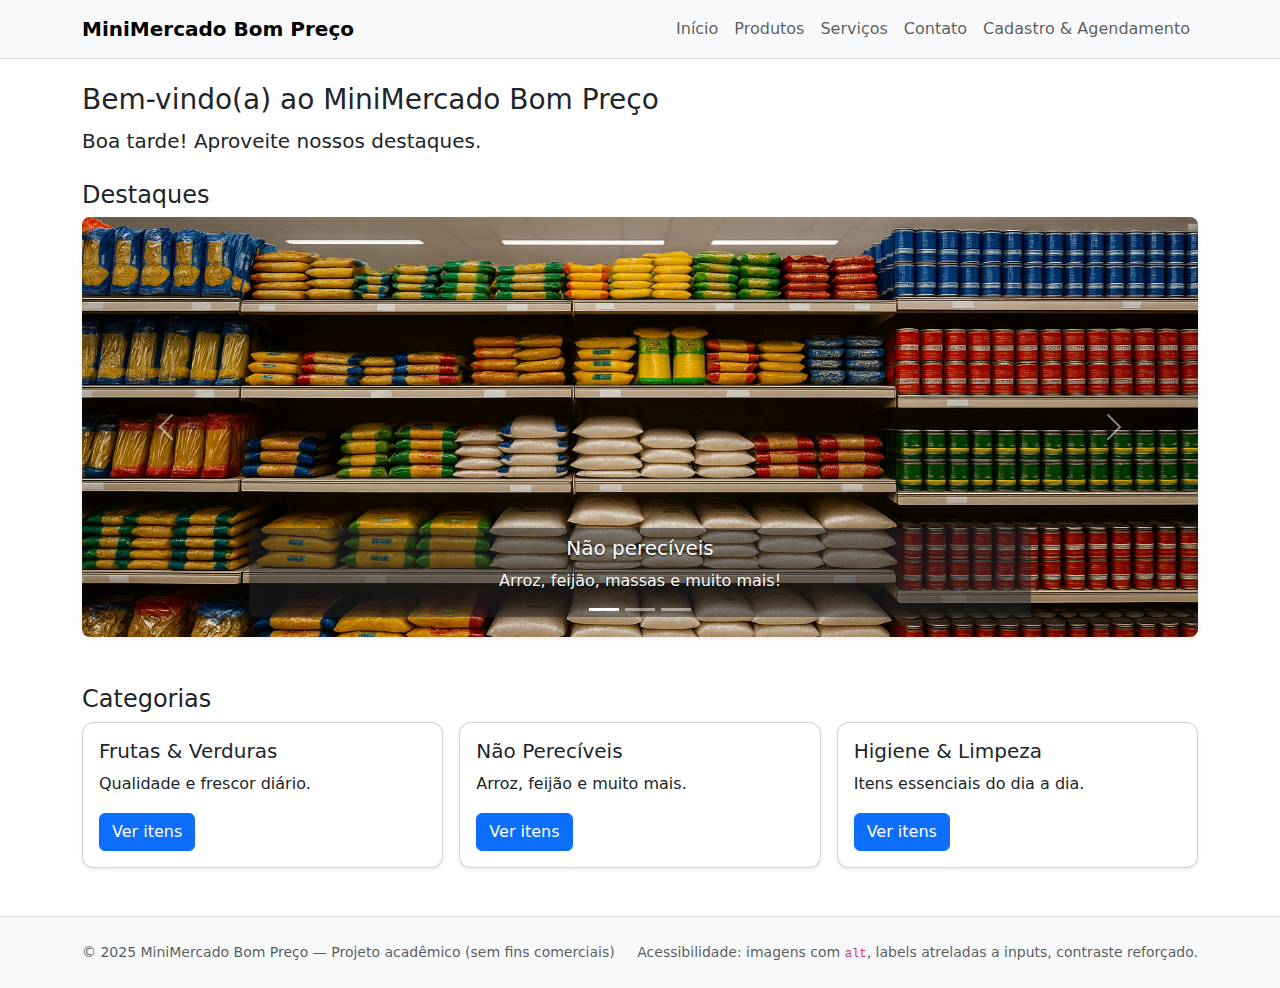
<file: index.html>
<!DOCTYPE html>
<html lang="pt-BR">
<head>
  <meta charset="UTF-8" />
  <meta name="viewport" content="width=device-width, initial-scale=1" />
  <title>Início · MiniMercado Bom Preço</title>
  <meta name="description" content="MiniMercado Bom Preço - Projeto acadêmico fase 2 (PUCRS)">
  <link href="https://cdn.jsdelivr.net/npm/bootstrap@5.3.3/dist/css/bootstrap.min.css" rel="stylesheet" />
  <link rel="stylesheet" href="styles.css" />
</head>
<body>
  <header class="navbar navbar-expand-lg bg-light border-bottom sticky-top" role="banner">
    <div class="container">
      <a class="navbar-brand fw-bold" href="index.html">MiniMercado Bom Preço</a>
      <button class="navbar-toggler" type="button" data-bs-toggle="collapse" data-bs-target="#nav" aria-controls="nav" aria-expanded="false" aria-label="Alternar navegação">
        <span class="navbar-toggler-icon"></span>
      </button>
      <nav id="nav" class="collapse navbar-collapse" role="navigation" aria-label="Navegação principal">
        <ul class="navbar-nav ms-auto">
          <li class="nav-item"><a class="nav-link" href="index.html">Início</a></li>
          <li class="nav-item"><a class="nav-link" href="produtos.html">Produtos</a></li>
          <li class="nav-item"><a class="nav-link" href="servicos.html">Serviços</a></li>
          <li class="nav-item"><a class="nav-link" href="contato.html">Contato</a></li>
          <li class="nav-item"><a class="nav-link" href="cadastro.html">Cadastro & Agendamento</a></li>
        </ul>
      </nav>
    </div>
  </header>
  <main class="container my-4" role="main">
<section aria-labelledby="boas-vindas">
  <h1 id="boas-vindas" class="h3">Bem-vindo(a) ao MiniMercado Bom Preço</h1>
  <p id="saudacao-temporal" class="lead" aria-live="polite"></p>
</section>

<section class="mt-4" aria-labelledby="destaques">
  <h2 id="destaques" class="h4">Destaques</h2>

  <div id="carouselDestaques" class="carousel slide" data-bs-ride="carousel" aria-label="Carrossel de destaques">
    <div class="carousel-indicators">
      <button type="button" data-bs-target="#carouselDestaques" data-bs-slide-to="0" class="active" aria-current="true" aria-label="Slide 1"></button>
      <button type="button" data-bs-target="#carouselDestaques" data-bs-slide-to="1" aria-label="Slide 2"></button>
      <button type="button" data-bs-target="#carouselDestaques" data-bs-slide-to="2" aria-label="Slide 3"></button>
    </div>
    <div class="carousel-inner rounded-3 shadow-sm">
      <div class="carousel-item active">
        <img src="img/carousel_nao_pereciveis.png" class="d-block w-100" alt="Prateleiras com alimentos não perecíveis em um minimercado" />
        <div class="carousel-caption d-none d-md-block bg-dark bg-opacity-50 rounded-2 p-2">
          <h3 class="h5">Não perecíveis</h3>
          <p>Arroz, feijão, massas e muito mais!</p>
        </div>
      </div>
      <div class="carousel-item">
        <img src="img/carousel_frutas.png" class="d-block w-100" alt="Bancada com frutas coloridas frescas em exposição" />
        <div class="carousel-caption d-none d-md-block bg-dark bg-opacity-50 rounded-2 p-2">
          <h3 class="h5">Frutas & Verduras</h3>
          <p>Frescor diário com fornecedores locais.</p>
        </div>
      </div>
      <div class="carousel-item">
        <img src="img/carousel_higiene.png" class="d-block w-100" alt="Produtos de higiene e limpeza organizados em prateleiras" />
        <div class="carousel-caption d-none d-md-block bg-dark bg-opacity-50 rounded-2 p-2">
          <h3 class="h5">Higiene & Limpeza</h3>
          <p>Tudo para sua casa ficar em ordem.</p>
        </div>
      </div>
    </div>
    <button class="carousel-control-prev" type="button" data-bs-target="#carouselDestaques" data-bs-slide="prev">
      <span class="carousel-control-prev-icon" aria-hidden="true"></span>
      <span class="visually-hidden">Anterior</span>
    </button>
    <button class="carousel-control-next" type="button" data-bs-target="#carouselDestaques" data-bs-slide="next">
      <span class="carousel-control-next-icon" aria-hidden="true"></span>
      <span class="visually-hidden">Próximo</span>
    </button>
  </div>
</section>

<section class="mt-5" aria-labelledby="categorias">
  <h2 id="categorias" class="h4">Categorias</h2>
  <div class="row g-3">
    <div class="col-md-4">
      <div class="card h-100 shadow-sm">
        <div class="card-body">
          <h3 class="card-title h5">Frutas & Verduras</h3>
          <p class="card-text">Qualidade e frescor diário.</p>
          <a class="btn btn-primary" href="produtos.html#frutas">Ver itens</a>
        </div>
      </div>
    </div>
    <div class="col-md-4">
      <div class="card h-100 shadow-sm">
        <div class="card-body">
          <h3 class="card-title h5">Não Perecíveis</h3>
          <p class="card-text">Arroz, feijão e muito mais.</p>
          <a class="btn btn-primary" href="produtos.html#nao_pereciveis">Ver itens</a>
        </div>
      </div>
    </div>
    <div class="col-md-4">
      <div class="card h-100 shadow-sm">
        <div class="card-body">
          <h3 class="card-title h5">Higiene & Limpeza</h3>
          <p class="card-text">Itens essenciais do dia a dia.</p>
          <a class="btn btn-primary" href="produtos.html#higiene">Ver itens</a>
        </div>
      </div>
    </div>
  </div>
</section>
  </main>
  <footer class="bg-light border-top py-4 mt-5">
    <div class="container small text-muted d-flex flex-column flex-md-row justify-content-between gap-2">
      <p class="mb-0">© 2025 MiniMercado Bom Preço — Projeto acadêmico (sem fins comerciais)</p>
      <p class="mb-0">Acessibilidade: imagens com <code>alt</code>, labels atreladas a inputs, contraste reforçado.</p>
    </div>
  </footer>
  <script src="https://cdn.jsdelivr.net/npm/bootstrap@5.3.3/dist/js/bootstrap.bundle.min.js"></script>
  <script src="app.js"></script>
</body>
</html>
</file>
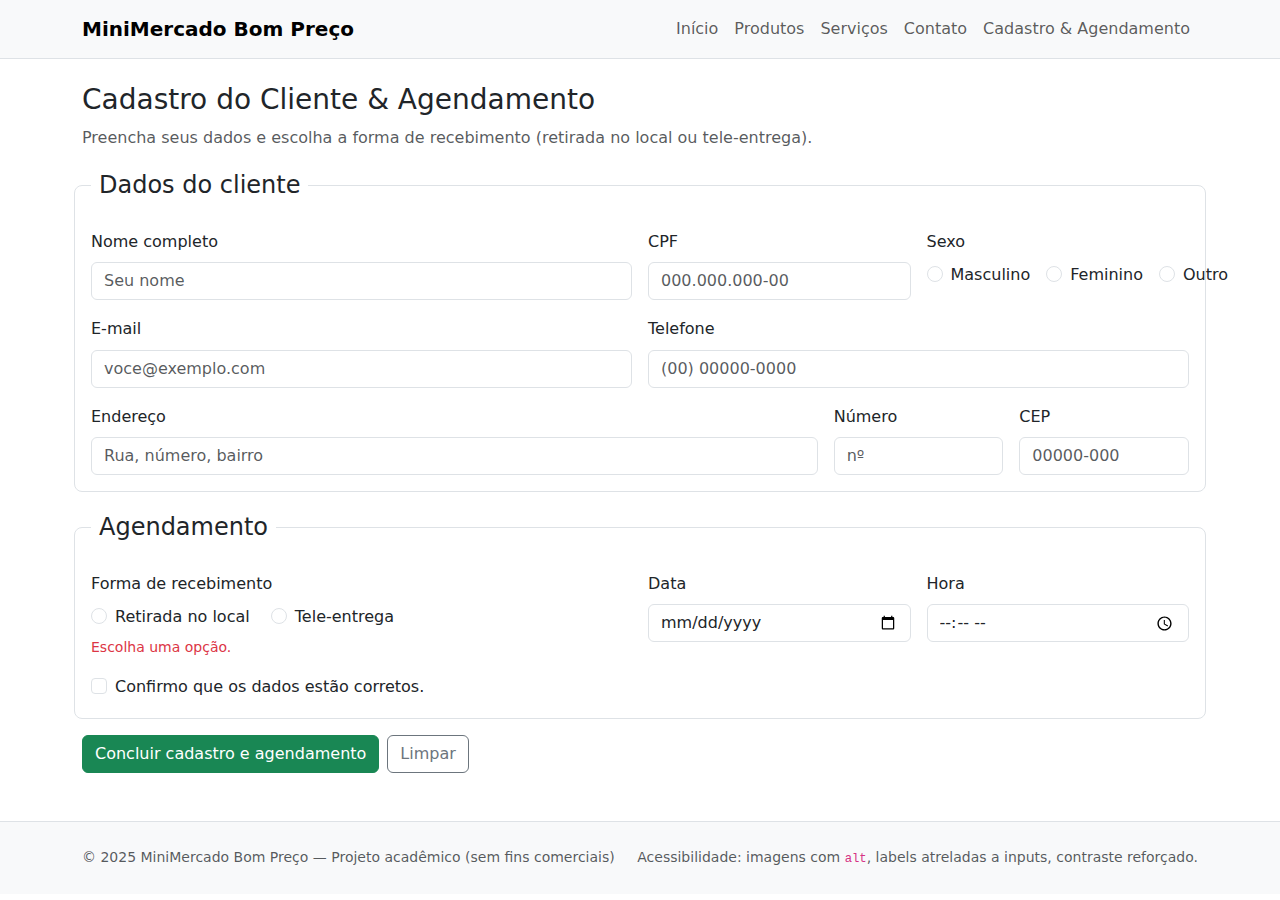
<file: cadastro.html>
<!DOCTYPE html>
<html lang="pt-BR">
<head>
  <meta charset="UTF-8" />
  <meta name="viewport" content="width=device-width, initial-scale=1" />
  <title>Cadastro & Agendamento · MiniMercado Bom Preço</title>
  <meta name="description" content="MiniMercado Bom Preço - Projeto acadêmico fase 2 (PUCRS)">
  <link href="https://cdn.jsdelivr.net/npm/bootstrap@5.3.3/dist/css/bootstrap.min.css" rel="stylesheet" />
  <link rel="stylesheet" href="styles.css" />
</head>
<body>
  <header class="navbar navbar-expand-lg bg-light border-bottom sticky-top" role="banner">
    <div class="container">
      <a class="navbar-brand fw-bold" href="index.html">MiniMercado Bom Preço</a>
      <button class="navbar-toggler" type="button" data-bs-toggle="collapse" data-bs-target="#nav" aria-controls="nav" aria-expanded="false" aria-label="Alternar navegação">
        <span class="navbar-toggler-icon"></span>
      </button>
      <nav id="nav" class="collapse navbar-collapse" role="navigation" aria-label="Navegação principal">
        <ul class="navbar-nav ms-auto">
          <li class="nav-item"><a class="nav-link" href="index.html">Início</a></li>
          <li class="nav-item"><a class="nav-link" href="produtos.html">Produtos</a></li>
          <li class="nav-item"><a class="nav-link" href="servicos.html">Serviços</a></li>
          <li class="nav-item"><a class="nav-link" href="contato.html">Contato</a></li>
          <li class="nav-item"><a class="nav-link" href="cadastro.html">Cadastro & Agendamento</a></li>
        </ul>
      </nav>
    </div>
  </header>
  <main class="container my-4" role="main">
<section aria-labelledby="titulo-cadastro">
  <h1 id="titulo-cadastro" class="h3">Cadastro do Cliente & Agendamento</h1>
  <p class="text-muted">Preencha seus dados e escolha a forma de recebimento (retirada no local ou tele-entrega).</p>

  <form id="form-cadastro" class="row g-3 needs-validation" novalidate>
    <fieldset class="border rounded-3 p-3">
      <legend class="float-none w-auto px-2">Dados do cliente</legend>
      <div class="row g-3">
        <div class="col-md-6">
          <label for="cli_nome" class="form-label">Nome completo</label>
          <input id="cli_nome" name="nome" type="text" class="form-control" required placeholder="Seu nome" />
          <div class="invalid-feedback">Informe seu nome.</div>
        </div>
        <div class="col-md-3">
          <label for="cli_cpf" class="form-label">CPF</label>
          <input id="cli_cpf" name="cpf" type="text" class="form-control" required inputmode="numeric" maxlength="14" placeholder="000.000.000-00" />
          <div class="invalid-feedback">Informe um CPF válido.</div>
        </div>
        <div class="col-md-3">
          <label for="cli_sexo" class="form-label">Sexo</label>
          <div class="d-flex gap-3">
            <div class="form-check">
              <input class="form-check-input" type="radio" name="sexo" id="sexo_m" value="M" required>
              <label class="form-check-label" for="sexo_m">Masculino</label>
            </div>
            <div class="form-check">
              <input class="form-check-input" type="radio" name="sexo" id="sexo_f" value="F" required>
              <label class="form-check-label" for="sexo_f">Feminino</label>
            </div>
            <div class="form-check">
              <input class="form-check-input" type="radio" name="sexo" id="sexo_o" value="O" required>
              <label class="form-check-label" for="sexo_o">Outro</label>
            </div>
          </div>
          <div class="invalid-feedback">Selecione uma opção.</div>
        </div>
        <div class="col-md-6">
          <label for="cli_email" class="form-label">E-mail</label>
          <input id="cli_email" name="email" type="email" class="form-control" required placeholder="voce@exemplo.com" />
          <div class="invalid-feedback">Informe um e-mail válido.</div>
        </div>
        <div class="col-md-6">
          <label for="cli_telefone" class="form-label">Telefone</label>
          <input id="cli_telefone" name="telefone" type="tel" class="form-control" required placeholder="(00) 00000-0000" />
          <div class="invalid-feedback">Informe um telefone.</div>
        </div>
        <div class="col-md-8">
          <label for="cli_endereco" class="form-label">Endereço</label>
          <input id="cli_endereco" name="endereco" type="text" class="form-control" required placeholder="Rua, número, bairro" />
          <div class="invalid-feedback">Informe seu endereço.</div>
        </div>
        <div class="col-md-2">
          <label for="cli_numero" class="form-label">Número</label>
          <input id="cli_numero" name="numero" type="number" class="form-control" required min="1" placeholder="nº" />
          <div class="invalid-feedback">Informe o número.</div>
        </div>
        <div class="col-md-2">
          <label for="cli_cep" class="form-label">CEP</label>
          <input id="cli_cep" name="cep" type="text" class="form-control" required inputmode="numeric" maxlength="9" placeholder="00000-000" />
          <div class="invalid-feedback">Informe o CEP (8 dígitos).</div>
        </div>
      </div>
    </fieldset>

    <fieldset class="border rounded-3 p-3">
      <legend class="float-none w-auto px-2">Agendamento</legend>
      <div class="row g-3">
        <div class="col-md-6">
          <label class="form-label d-block">Forma de recebimento</label>
          <div class="form-check form-check-inline">
            <input class="form-check-input" type="radio" name="recebimento" id="retirada" value="retirada" required>
            <label class="form-check-label" for="retirada">Retirada no local</label>
          </div>
          <div class="form-check form-check-inline">
            <input class="form-check-input" type="radio" name="recebimento" id="tele" value="tele-entrega" required>
            <label class="form-check-label" for="tele">Tele-entrega</label>
          </div>
          <div class="invalid-feedback d-block">Escolha uma opção.</div>
        </div>
        <div class="col-md-3">
          <label for="data_agendamento" class="form-label">Data</label>
          <input id="data_agendamento" name="data" type="date" class="form-control" required />
          <div class="invalid-feedback">Escolha uma data.</div>
        </div>
        <div class="col-md-3">
          <label for="hora_agendamento" class="form-label">Hora</label>
          <input id="hora_agendamento" name="hora" type="time" class="form-control" required />
          <div class="invalid-feedback">Escolha um horário.</div>
        </div>
        <div class="col-12">
          <div class="form-check">
            <input class="form-check-input" type="checkbox" id="aceite" required>
            <label class="form-check-label" for="aceite">Confirmo que os dados estão corretos.</label>
            <div class="invalid-feedback">Confirme os dados para prosseguir.</div>
          </div>
        </div>
      </div>
    </fieldset>

    <div class="col-12 d-flex gap-2">
      <button class="btn btn-success" type="submit">Concluir cadastro e agendamento</button>
      <button class="btn btn-outline-secondary" type="reset">Limpar</button>
      <span id="resumo-agendamento" class="align-self-center" role="status" aria-live="polite"></span>
    </div>
  </form>
</section>
  </main>
  <footer class="bg-light border-top py-4 mt-5">
    <div class="container small text-muted d-flex flex-column flex-md-row justify-content-between gap-2">
      <p class="mb-0">© 2025 MiniMercado Bom Preço — Projeto acadêmico (sem fins comerciais)</p>
      <p class="mb-0">Acessibilidade: imagens com <code>alt</code>, labels atreladas a inputs, contraste reforçado.</p>
    </div>
  </footer>
  <script src="https://cdn.jsdelivr.net/npm/bootstrap@5.3.3/dist/js/bootstrap.bundle.min.js"></script>
  <script src="app.js"></script>
</body>
</html>
</file>
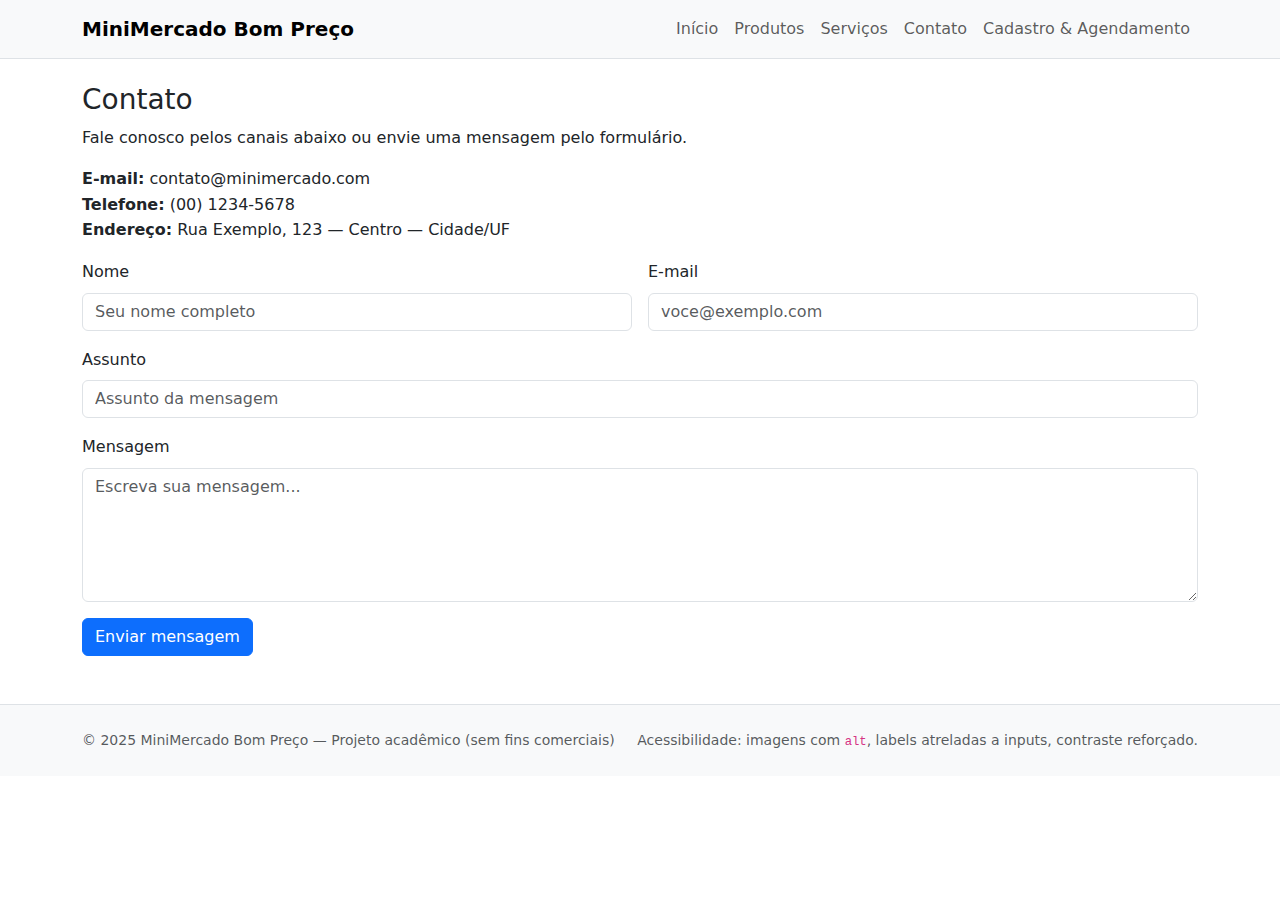
<file: contato.html>
<!DOCTYPE html>
<html lang="pt-BR">
<head>
  <meta charset="UTF-8" />
  <meta name="viewport" content="width=device-width, initial-scale=1" />
  <title>Contato · MiniMercado Bom Preço</title>
  <meta name="description" content="MiniMercado Bom Preço - Projeto acadêmico fase 2 (PUCRS)">
  <link href="https://cdn.jsdelivr.net/npm/bootstrap@5.3.3/dist/css/bootstrap.min.css" rel="stylesheet" />
  <link rel="stylesheet" href="styles.css" />
</head>
<body>
  <header class="navbar navbar-expand-lg bg-light border-bottom sticky-top" role="banner">
    <div class="container">
      <a class="navbar-brand fw-bold" href="index.html">MiniMercado Bom Preço</a>
      <button class="navbar-toggler" type="button" data-bs-toggle="collapse" data-bs-target="#nav" aria-controls="nav" aria-expanded="false" aria-label="Alternar navegação">
        <span class="navbar-toggler-icon"></span>
      </button>
      <nav id="nav" class="collapse navbar-collapse" role="navigation" aria-label="Navegação principal">
        <ul class="navbar-nav ms-auto">
          <li class="nav-item"><a class="nav-link" href="index.html">Início</a></li>
          <li class="nav-item"><a class="nav-link" href="produtos.html">Produtos</a></li>
          <li class="nav-item"><a class="nav-link" href="servicos.html">Serviços</a></li>
          <li class="nav-item"><a class="nav-link" href="contato.html">Contato</a></li>
          <li class="nav-item"><a class="nav-link" href="cadastro.html">Cadastro & Agendamento</a></li>
        </ul>
      </nav>
    </div>
  </header>
  <main class="container my-4" role="main">
<section aria-labelledby="titulo-contato">
  <h1 id="titulo-contato" class="h3">Contato</h1>
  <p>Fale conosco pelos canais abaixo ou envie uma mensagem pelo formulário.</p>

  <ul class="list-unstyled">
    <li><strong>E-mail:</strong> contato@minimercado.com</li>
    <li><strong>Telefone:</strong> (00) 1234-5678</li>
    <li><strong>Endereço:</strong> Rua Exemplo, 123 — Centro — Cidade/UF</li>
  </ul>

  <form id="form-contato" class="row g-3 needs-validation" novalidate>
    <div class="col-md-6">
      <label for="nome" class="form-label">Nome</label>
      <input id="nome" name="nome" type="text" class="form-control" required minlength="3" placeholder="Seu nome completo" />
      <div class="invalid-feedback">Informe seu nome (mín. 3 caracteres).</div>
    </div>
    <div class="col-md-6">
      <label for="email" class="form-label">E-mail</label>
      <input id="email" name="email" type="email" class="form-control" required placeholder="voce@exemplo.com" />
      <div class="invalid-feedback">Informe um e-mail válido.</div>
    </div>
    <div class="col-12">
      <label for="assunto" class="form-label">Assunto</label>
      <input id="assunto" name="assunto" type="text" class="form-control" required minlength="3" placeholder="Assunto da mensagem" />
      <div class="invalid-feedback">Informe um assunto.</div>
    </div>
    <div class="col-12">
      <label for="mensagem" class="form-label">Mensagem</label>
      <textarea id="mensagem" name="mensagem" class="form-control" rows="5" required minlength="10" placeholder="Escreva sua mensagem..."></textarea>
      <div class="invalid-feedback">A mensagem deve ter pelo menos 10 caracteres.</div>
    </div>
    <div class="col-12 d-flex gap-2">
      <button class="btn btn-primary" type="submit">Enviar mensagem</button>
      <span id="feedback" class="align-self-center" role="status" aria-live="polite"></span>
    </div>
  </form>
</section>
  </main>
  <footer class="bg-light border-top py-4 mt-5">
    <div class="container small text-muted d-flex flex-column flex-md-row justify-content-between gap-2">
      <p class="mb-0">© 2025 MiniMercado Bom Preço — Projeto acadêmico (sem fins comerciais)</p>
      <p class="mb-0">Acessibilidade: imagens com <code>alt</code>, labels atreladas a inputs, contraste reforçado.</p>
    </div>
  </footer>
  <script src="https://cdn.jsdelivr.net/npm/bootstrap@5.3.3/dist/js/bootstrap.bundle.min.js"></script>
  <script src="app.js"></script>
</body>
</html>
</file>
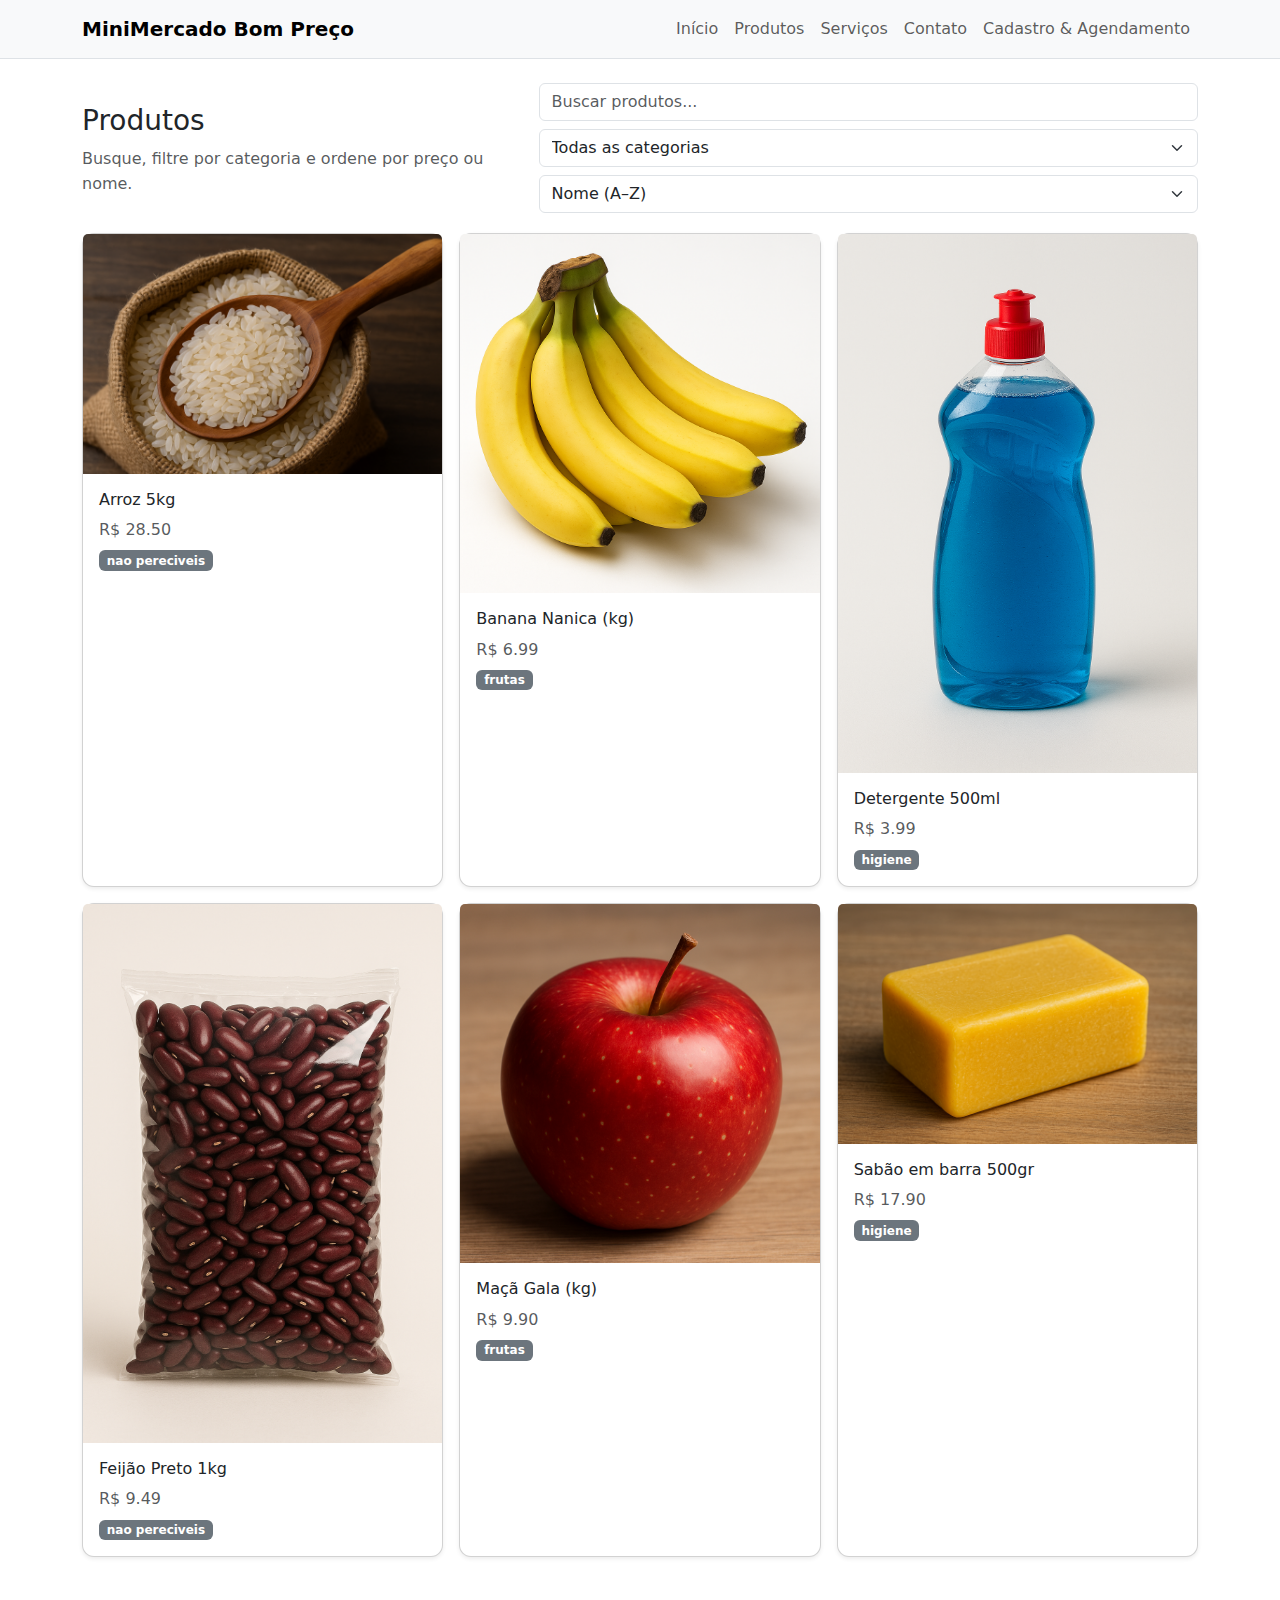
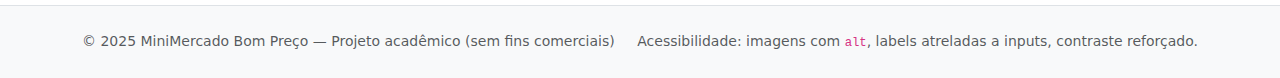
<file: produtos.html>
<!DOCTYPE html>
<html lang="pt-BR">
<head>
  <meta charset="UTF-8" />
  <meta name="viewport" content="width=device-width, initial-scale=1" />
  <title>Produtos · MiniMercado Bom Preço</title>
  <meta name="description" content="MiniMercado Bom Preço - Projeto acadêmico fase 2 (PUCRS)">
  <link href="https://cdn.jsdelivr.net/npm/bootstrap@5.3.3/dist/css/bootstrap.min.css" rel="stylesheet" />
  <link rel="stylesheet" href="styles.css" />
</head>
<body>
  <header class="navbar navbar-expand-lg bg-light border-bottom sticky-top" role="banner">
    <div class="container">
      <a class="navbar-brand fw-bold" href="index.html">MiniMercado Bom Preço</a>
      <button class="navbar-toggler" type="button" data-bs-toggle="collapse" data-bs-target="#nav" aria-controls="nav" aria-expanded="false" aria-label="Alternar navegação">
        <span class="navbar-toggler-icon"></span>
      </button>
      <nav id="nav" class="collapse navbar-collapse" role="navigation" aria-label="Navegação principal">
        <ul class="navbar-nav ms-auto">
          <li class="nav-item"><a class="nav-link" href="index.html">Início</a></li>
          <li class="nav-item"><a class="nav-link" href="produtos.html">Produtos</a></li>
          <li class="nav-item"><a class="nav-link" href="servicos.html">Serviços</a></li>
          <li class="nav-item"><a class="nav-link" href="contato.html">Contato</a></li>
          <li class="nav-item"><a class="nav-link" href="cadastro.html">Cadastro & Agendamento</a></li>
        </ul>
      </nav>
    </div>
  </header>
  <main class="container my-4" role="main">
<section aria-labelledby="titulo-produtos">
  <div class="d-flex flex-column flex-md-row align-items-md-end justify-content-between gap-3">
    <div>
      <h1 id="titulo-produtos" class="h3">Produtos</h1>
      <p class="text-muted">Busque, filtre por categoria e ordene por preço ou nome.</p>
    </div>
    <div class="d-flex flex-wrap gap-2">
      <input id="busca" type="search" class="form-control" placeholder="Buscar produtos..." aria-label="Buscar produtos">
      <select id="filtro-categoria" class="form-select" aria-label="Filtrar por categoria">
        <option value="todas">Todas as categorias</option>
        <option value="frutas">Frutas & Verduras</option>
        <option value="nao_pereciveis">Não Perecíveis</option>
        <option value="higiene">Higiene & Limpeza</option>
      </select>
      <select id="ordenacao" class="form-select" aria-label="Ordenar por">
        <option value="nome-asc">Nome (A–Z)</option>
        <option value="preco-asc">Preço (menor → maior)</option>
        <option value="preco-desc">Preço (maior → menor)</option>
      </select>
    </div>
  </div>

  <div id="lista-produtos" class="row row-cols-1 row-cols-sm-2 row-cols-lg-3 g-3 mt-1"></div>
</section>
  </main>
  <footer class="bg-light border-top py-4 mt-5">
    <div class="container small text-muted d-flex flex-column flex-md-row justify-content-between gap-2">
      <p class="mb-0">© 2025 MiniMercado Bom Preço — Projeto acadêmico (sem fins comerciais)</p>
      <p class="mb-0">Acessibilidade: imagens com <code>alt</code>, labels atreladas a inputs, contraste reforçado.</p>
    </div>
  </footer>
  <script src="https://cdn.jsdelivr.net/npm/bootstrap@5.3.3/dist/js/bootstrap.bundle.min.js"></script>
  <script src="app.js"></script>
</body>
</html>
</file>
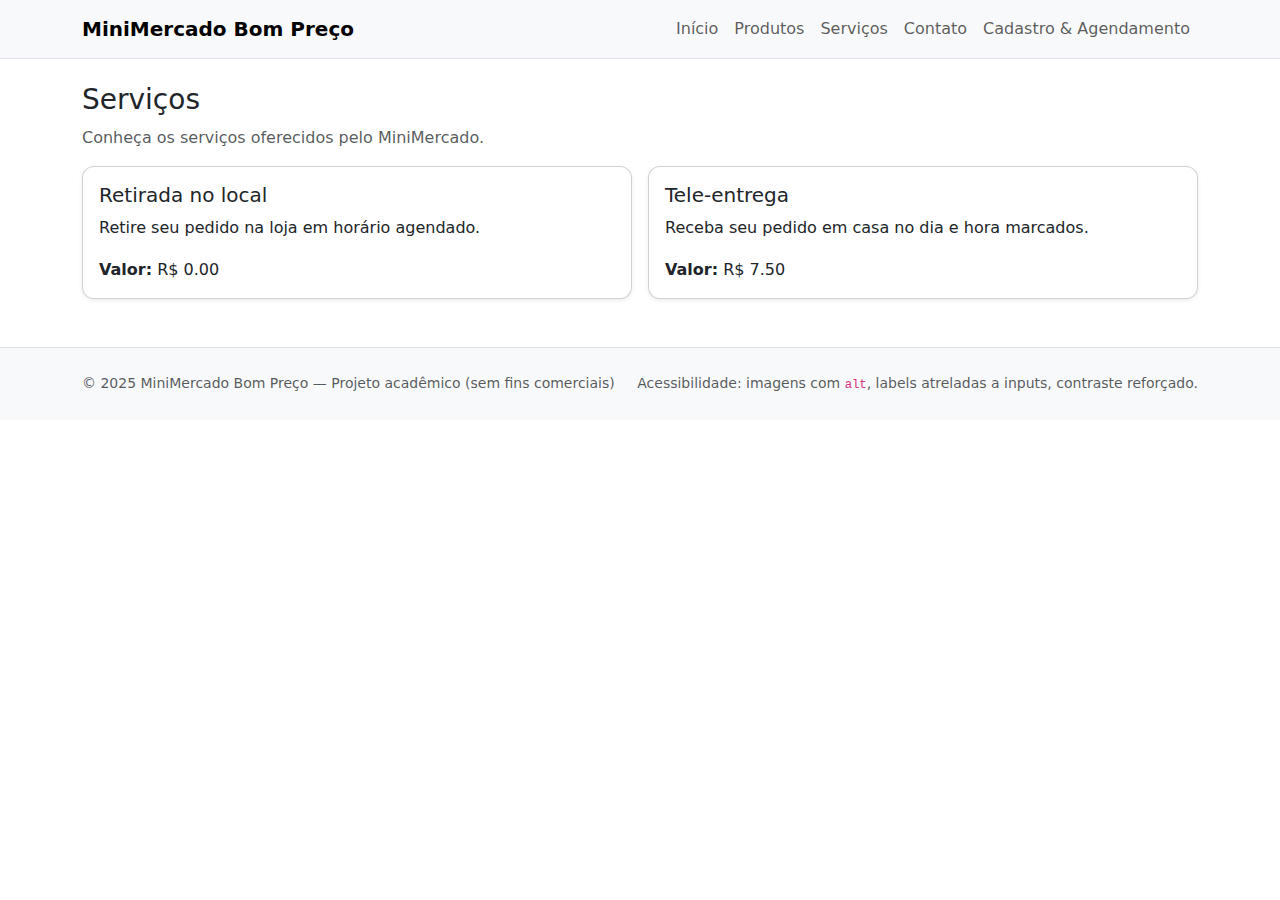
<file: servicos.html>
<!DOCTYPE html>
<html lang="pt-BR">
<head>
  <meta charset="UTF-8" />
  <meta name="viewport" content="width=device-width, initial-scale=1" />
  <title>Serviços · MiniMercado Bom Preço</title>
  <meta name="description" content="MiniMercado Bom Preço - Projeto acadêmico fase 2 (PUCRS)">
  <link href="https://cdn.jsdelivr.net/npm/bootstrap@5.3.3/dist/css/bootstrap.min.css" rel="stylesheet" />
  <link rel="stylesheet" href="styles.css" />
</head>
<body>
  <header class="navbar navbar-expand-lg bg-light border-bottom sticky-top" role="banner">
    <div class="container">
      <a class="navbar-brand fw-bold" href="index.html">MiniMercado Bom Preço</a>
      <button class="navbar-toggler" type="button" data-bs-toggle="collapse" data-bs-target="#nav" aria-controls="nav" aria-expanded="false" aria-label="Alternar navegação">
        <span class="navbar-toggler-icon"></span>
      </button>
      <nav id="nav" class="collapse navbar-collapse" role="navigation" aria-label="Navegação principal">
        <ul class="navbar-nav ms-auto">
          <li class="nav-item"><a class="nav-link" href="index.html">Início</a></li>
          <li class="nav-item"><a class="nav-link" href="produtos.html">Produtos</a></li>
          <li class="nav-item"><a class="nav-link" href="servicos.html">Serviços</a></li>
          <li class="nav-item"><a class="nav-link" href="contato.html">Contato</a></li>
          <li class="nav-item"><a class="nav-link" href="cadastro.html">Cadastro & Agendamento</a></li>
        </ul>
      </nav>
    </div>
  </header>
  <main class="container my-4" role="main">
<section aria-labelledby="titulo-servicos">
  <h1 id="titulo-servicos" class="h3">Serviços</h1>
  <p class="text-muted">Conheça os serviços oferecidos pelo MiniMercado.</p>
  <div id="lista-servicos" class="row row-cols-1 row-cols-md-2 g-3"></div>
</section>
  </main>
  <footer class="bg-light border-top py-4 mt-5">
    <div class="container small text-muted d-flex flex-column flex-md-row justify-content-between gap-2">
      <p class="mb-0">© 2025 MiniMercado Bom Preço — Projeto acadêmico (sem fins comerciais)</p>
      <p class="mb-0">Acessibilidade: imagens com <code>alt</code>, labels atreladas a inputs, contraste reforçado.</p>
    </div>
  </footer>
  <script src="https://cdn.jsdelivr.net/npm/bootstrap@5.3.3/dist/js/bootstrap.bundle.min.js"></script>
  <script src="app.js"></script>
</body>
</html>
</file>
<file: styles.css>
:root {
  --cor-primaria: #0d6efd;
  --cor-contraste: #0a58ca;
}
.carousel .carousel-item img {
  max-height: 420px;
  object-fit: cover;
}
.btn:focus, .form-control:focus, .form-select:focus {
  box-shadow: 0 0 0 0.25rem rgba(13,110,253,.25);
}
/* Alto contraste para acessibilidade em textos sobre imagens */
.carousel-caption { text-shadow: 0 1px 2px rgba(0,0,0,.8); }
/* Cartões */
.card { border-radius: .75rem; }
/* Melhorias de leitura */
body { line-height: 1.6; }
</file>
